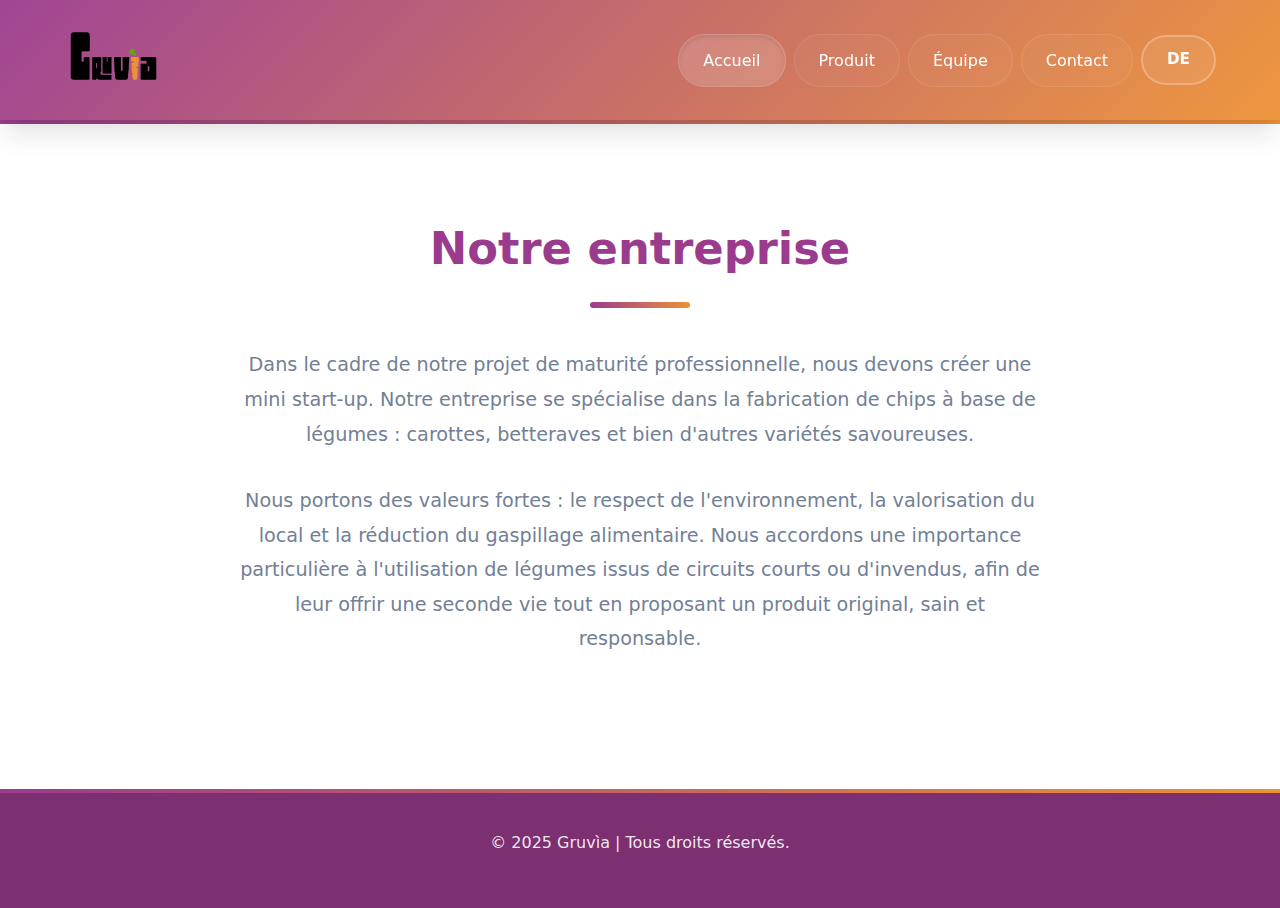
<file: index.html>
<!DOCTYPE html>
<html lang="fr">
<head>
    <meta charset="UTF-8">
    <meta name="viewport" content="width=device-width, initial-scale=1.0">
    <title>Gruvìa - Accueil</title>
    <link rel="stylesheet" href="style.css">
</head>
<body>
    <header>
        <div class="container">
            <div class="header-content">
                <div class="logo">
                    <img src="Gruvia_black (1).png" alt="Gruvìa Logo" class="logo-img">
                </div>
                <nav class="main-nav">
                    <a href="index.html" class="nav-link active">Accueil</a>
                    <a href="produit.html" class="nav-link">Produit</a>
                    <a href="equipe.html" class="nav-link">Équipe</a>
                    <a href="contact.html" class="nav-link">Contact</a>
                    <a href="Entrer.html" class="language-btn">DE</a>
                </nav>
            </div>
        </div>
    </header>

    <section class="intro">
        <div class="container">
            <h2>Notre entreprise</h2>
            <p>Dans le cadre de notre projet de maturité professionnelle, nous devons créer une mini start-up. Notre entreprise se spécialise dans la fabrication de chips à base de légumes : carottes, betteraves et bien d'autres variétés savoureuses.</p>
            <p>Nous portons des valeurs fortes : le respect de l'environnement, la valorisation du local et la réduction du gaspillage alimentaire. Nous accordons une importance particulière à l'utilisation de légumes issus de circuits courts ou d'invendus, afin de leur offrir une seconde vie tout en proposant un produit original, sain et responsable.</p>
        </div>
    </section>

    <footer>
        <div class="container">
            <p>&copy; 2025 Gruvìa | Tous droits réservés.</p>
        </div>
    </footer>

</body>
</html>
</file>
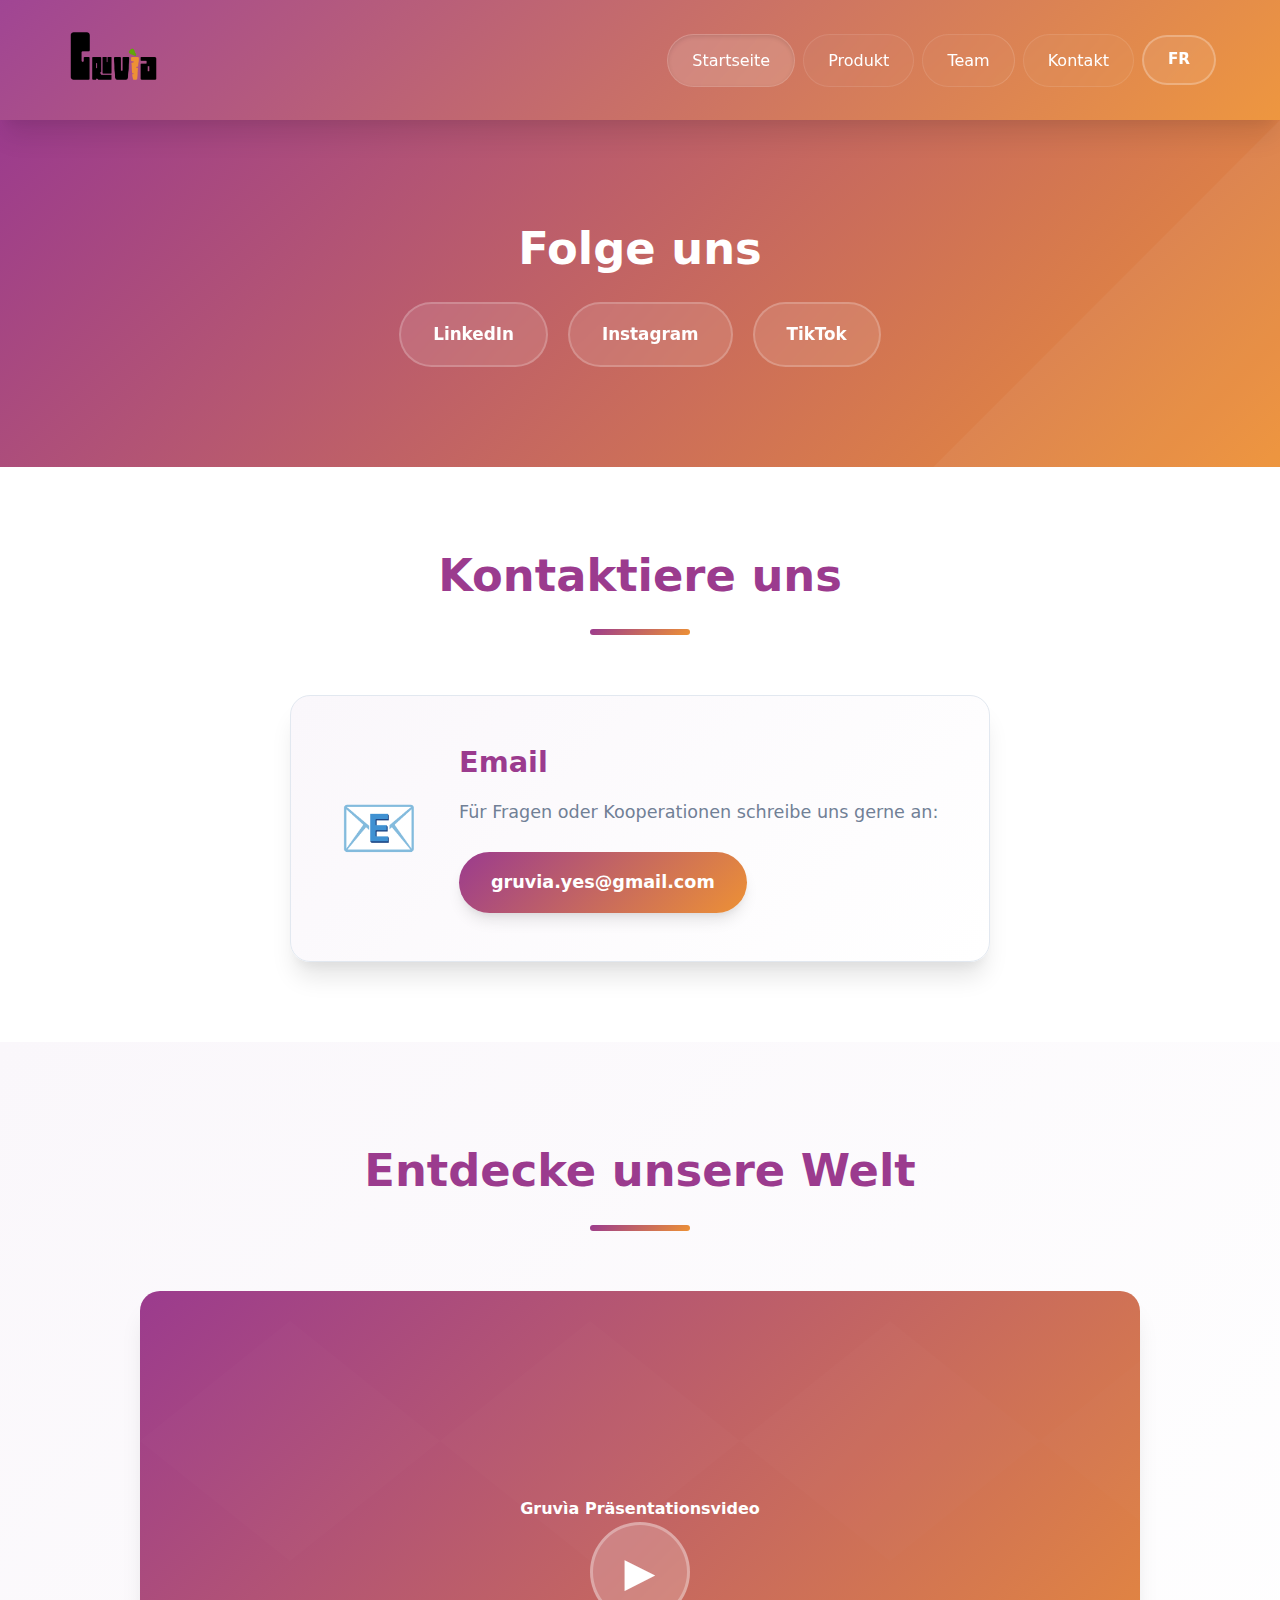
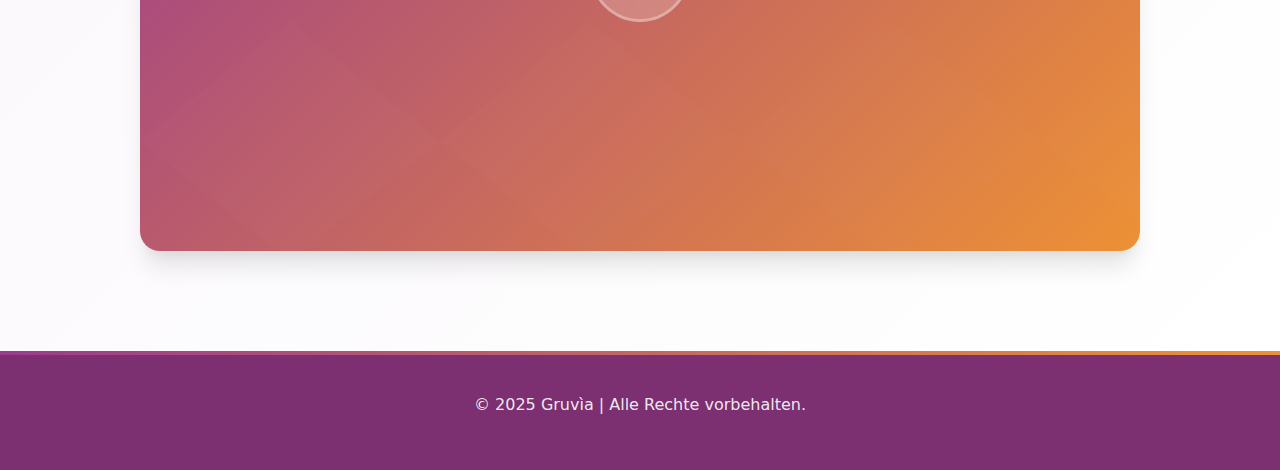
<file: contact-all.html>
<!DOCTYPE html>
<html lang="fr">
<head>
    <meta charset="UTF-8">
    <meta name="viewport" content="width=device-width, initial-scale=1.0">
    <title>Gruvìa - Kontakt</title>
    <link rel="stylesheet" href="style.css">
</head>
<body>
    <header>
        <div class="container">
            <div class="header-content">
                <div class="logo">
                    <img src="Gruvia_black (1).png" alt="Gruvìa Logo" class="logo-img">
                </div>
                <nav class="main-nav">
                     <a href="Entrer.html" class="nav-link active">Startseite</a>
                    <a href="produit-all.html" class="nav-link">Produkt</a>
                    <a href="equipe-all.html" class="nav-link">Team</a>
                    <a href="contact-all.html" class="nav-link">Kontakt</a>
                    <a href="contact.html" class="language-btn">FR</a>
                </nav>
            </div>
        </div>
    </header>

    <section class="social">
        <div class="container">
            <h2>Folge uns</h2>
            <div class="social-icons">
                <a href="#" class="social-link">LinkedIn</a>
                <a href="https://www.instagram.com/gruvia.yes/" class="social-link">Instagram</a>
                <a href="#" class="social-link">TikTok</a>
            </div>
        </div>
    </section>

    <section class="contact-email">
        <div class="container">
            <h2>Kontaktiere uns</h2>
            <div class="email-card">
                <div class="email-icon">📧</div>
                <div class="email-content">
                    <h3>Email</h3>
                    <p>Für Fragen oder Kooperationen schreibe uns gerne an:</p>
                    <a href="mailto:gruvia.yes@gmail.com" class="email-link">gruvia.yes@gmail.com</a>
                </div>
            </div>
        </div>
    </section>

    <section class="video-section">
        <div class="container">
            <h2>Entdecke unsere Welt</h2>
            <div class="video-container">
                <div class="video-placeholder">
                    Gruvìa Präsentationsvideo
                    <div class="play-button">▶</div>
                </div>
            </div>
        </div>
    </section>

    <footer>
        <div class="container">
            <p>&copy; 2025 Gruvìa | Alle Rechte vorbehalten.</p>
        </div>
    </footer>

</body>
</html>
</file>
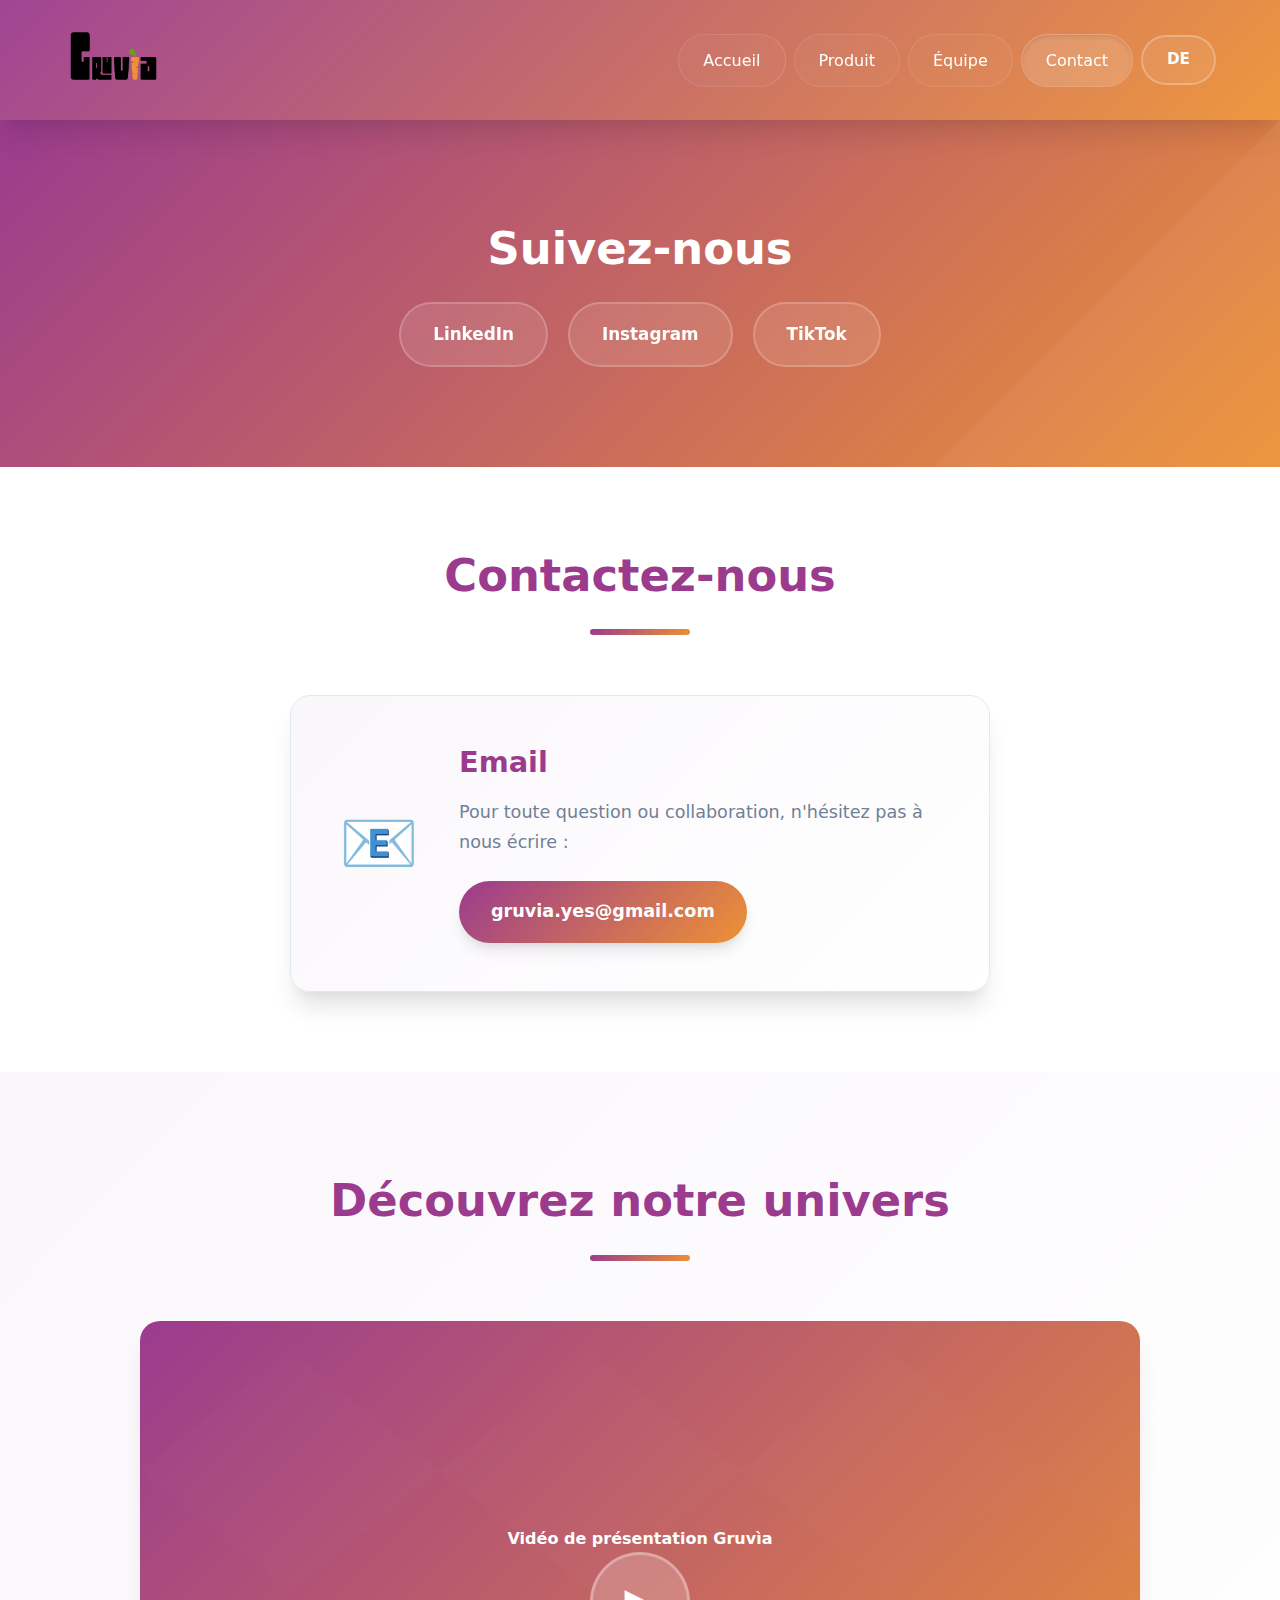
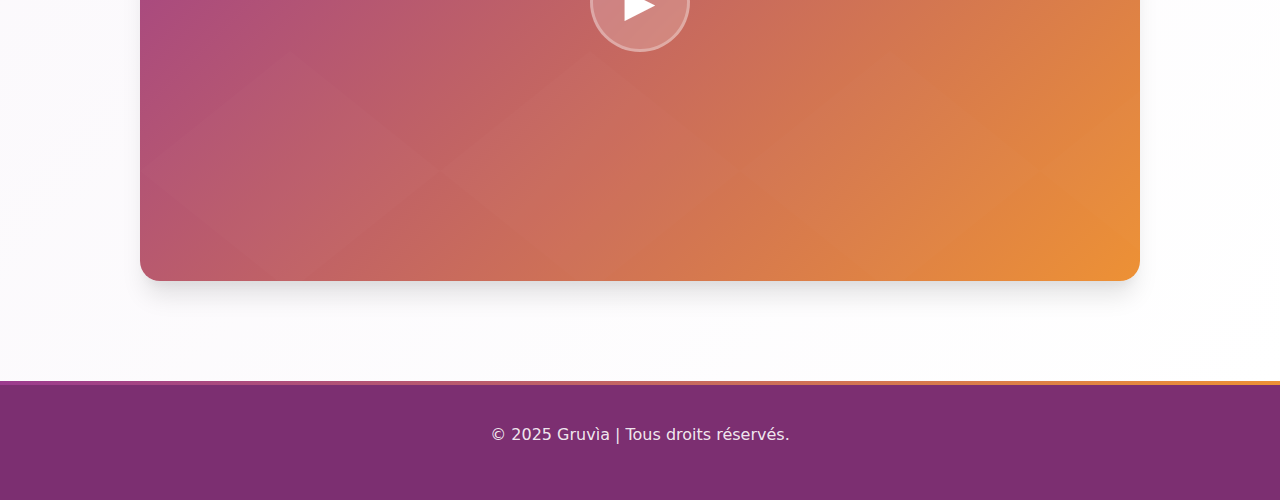
<file: contact.html>
<!DOCTYPE html>
<html lang="fr">
<head>
    <meta charset="UTF-8">
    <meta name="viewport" content="width=device-width, initial-scale=1.0">
    <title>Gruvìa - Contact</title>
    <link rel="stylesheet" href="style.css">
</head>
<body>
    <header>
        <div class="container">
            <div class="header-content">
                <div class="logo">
                    <img src="Gruvia_black (1).png" alt="Gruvìa Logo" class="logo-img">
                </div>
                <nav class="main-nav">
                    <a href="index.html" class="nav-link">Accueil</a>
                    <a href="produit.html" class="nav-link">Produit</a>
                    <a href="equipe.html" class="nav-link">Équipe</a>
                    <a href="contact.html" class="nav-link active">Contact</a>
                    <a href="contact-all.html" class="language-btn">DE</a>
                </nav>
            </div>
        </div>
    </header>

    <section class="social">
        <div class="container">
            <h2>Suivez-nous</h2>
            <div class="social-icons">
                <a href="#" class="social-link">LinkedIn</a>
                <a href="https://www.instagram.com/gruvia.yes/" class="social-link">Instagram</a>
                <a href="#" class="social-link">TikTok</a>
            </div>
        </div>
    </section>

    <section class="contact-email">
        <div class="container">
            <h2>Contactez-nous</h2>
            <div class="email-card">
                <div class="email-icon">📧</div>
                <div class="email-content">
                    <h3>Email</h3>
                    <p>Pour toute question ou collaboration, n'hésitez pas à nous écrire :</p>
                    <a href="mailto:gruvia.yes@gmail.com" class="email-link">gruvia.yes@gmail.com</a>
                </div>
            </div>
        </div>
    </section>

    <section class="video-section">
        <div class="container">
            <h2>Découvrez notre univers</h2>
            <div class="video-container">
                <div class="video-placeholder">
                    Vidéo de présentation Gruvìa
                    <div class="play-button">▶</div>
                </div>
            </div>
        </div>
    </section>

    <footer>
        <div class="container">
            <p>&copy; 2025 Gruvìa | Tous droits réservés.</p>
        </div>
    </footer>

</body>
</html>
</file>
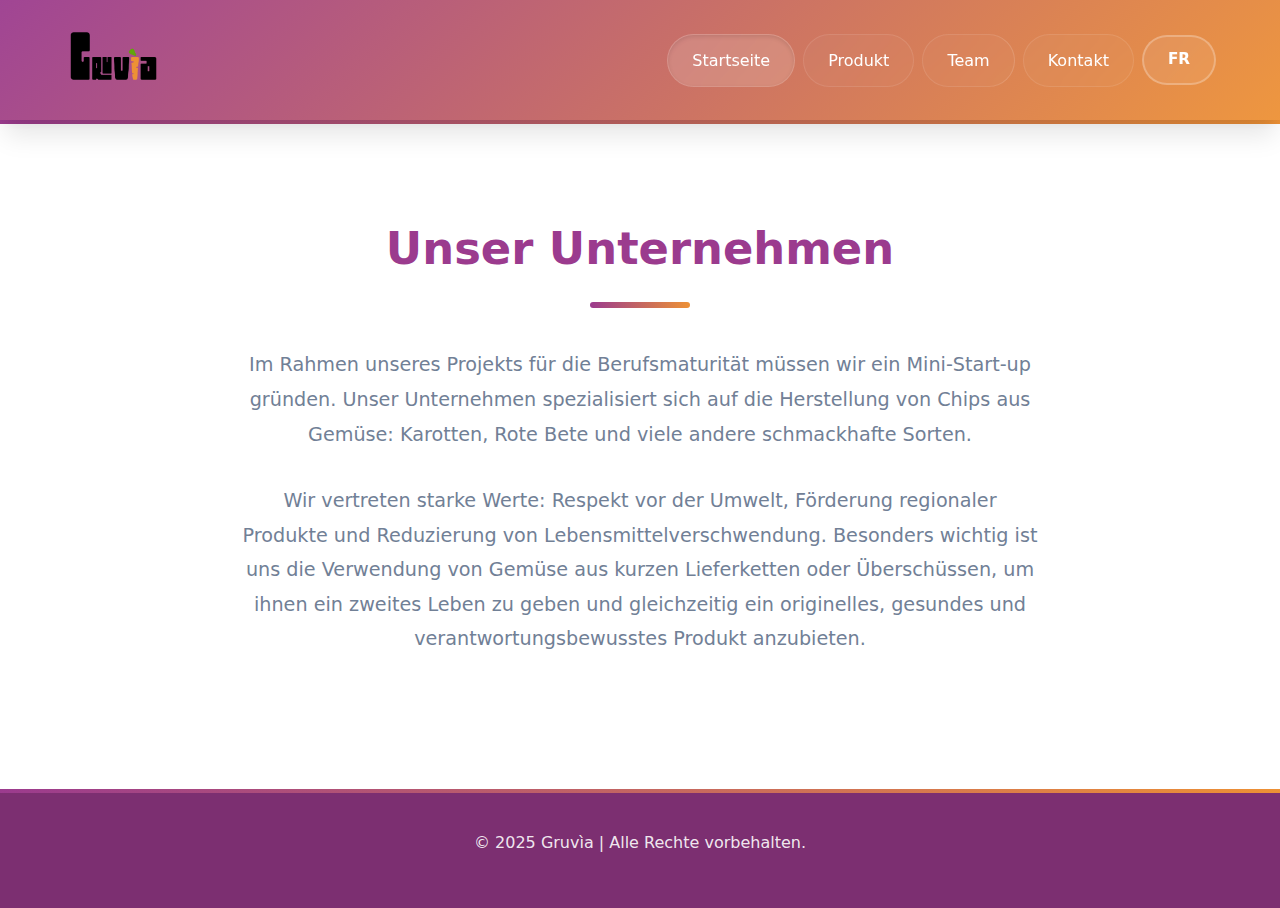
<file: Entrer.html>
<!DOCTYPE html>
<html lang="fr">
<head>
    <meta charset="UTF-8">
    <meta name="viewport" content="width=device-width, initial-scale=1.0">
    <title>Gruvìa - Startseite</title>
    <link rel="stylesheet" href="style.css">
</head>
<body>
    <header>
        <div class="container">
            <div class="header-content">
                <div class="logo">
                    <img src="Gruvia_black (1).png" alt="Gruvìa Logo" class="logo-img">
                </div>
                <nav class="main-nav">
                    <a href="Entrer.html" class="nav-link active">Startseite</a>
                    <a href="produit-all.html" class="nav-link">Produkt</a>
                    <a href="equipe-all.html" class="nav-link">Team</a>
                    <a href="contact-all.html" class="nav-link">Kontakt</a>
                    <a href="index.html" class="language-btn">FR</a>
                </nav>
            </div>
        </div>
    </header>

    <section class="intro">
        <div class="container">
            <h2>Unser Unternehmen</h2>
            <p>Im Rahmen unseres Projekts für die Berufsmaturität müssen wir ein Mini-Start-up gründen. Unser Unternehmen spezialisiert sich auf die Herstellung von Chips aus Gemüse: Karotten, Rote Bete und viele andere schmackhafte Sorten.</p>
            <p>Wir vertreten starke Werte: Respekt vor der Umwelt, Förderung regionaler Produkte und Reduzierung von Lebensmittelverschwendung. Besonders wichtig ist uns die Verwendung von Gemüse aus kurzen Lieferketten oder Überschüssen, um ihnen ein zweites Leben zu geben und gleichzeitig ein originelles, gesundes und verantwortungsbewusstes Produkt anzubieten.</p>
        </div>
    </section>

    <footer>
        <div class="container">
            <p>&copy; 2025 Gruvìa | Alle Rechte vorbehalten.</p>
        </div>
    </footer>

</body>
</html>
</file>
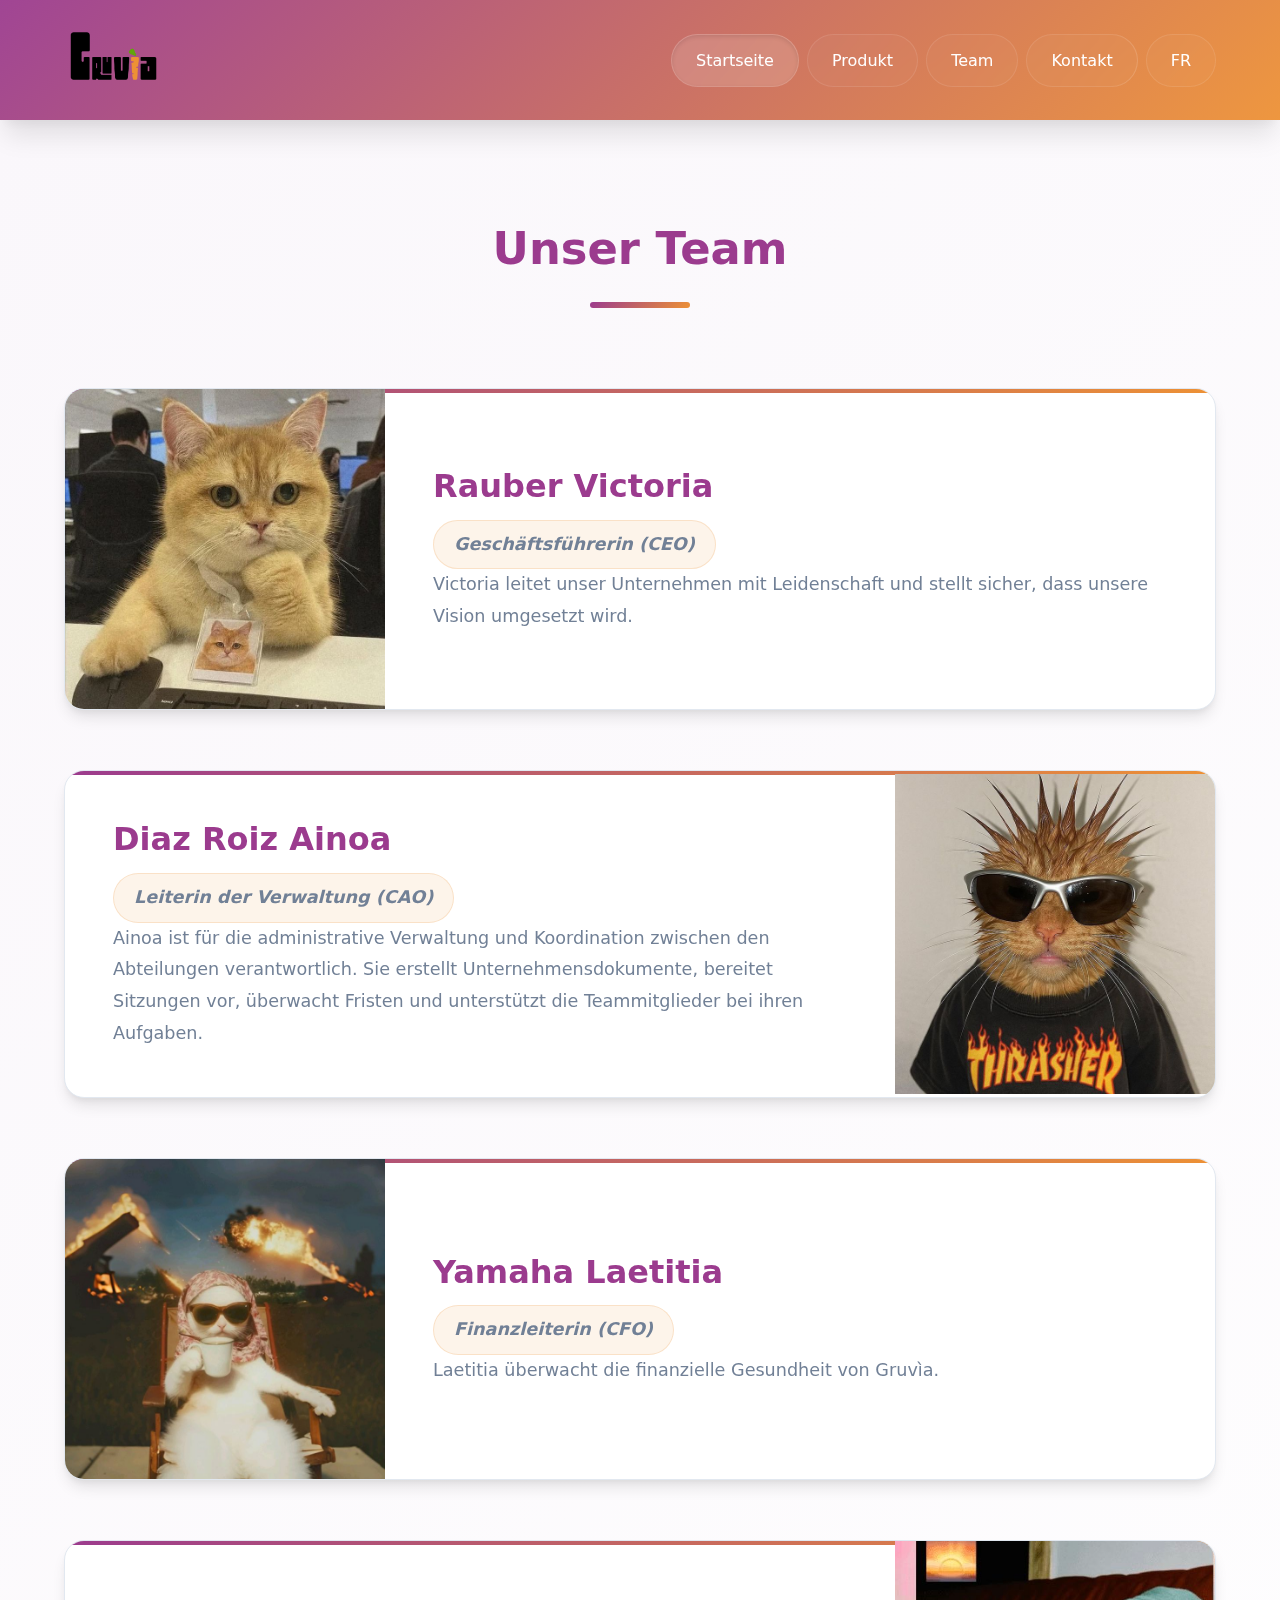
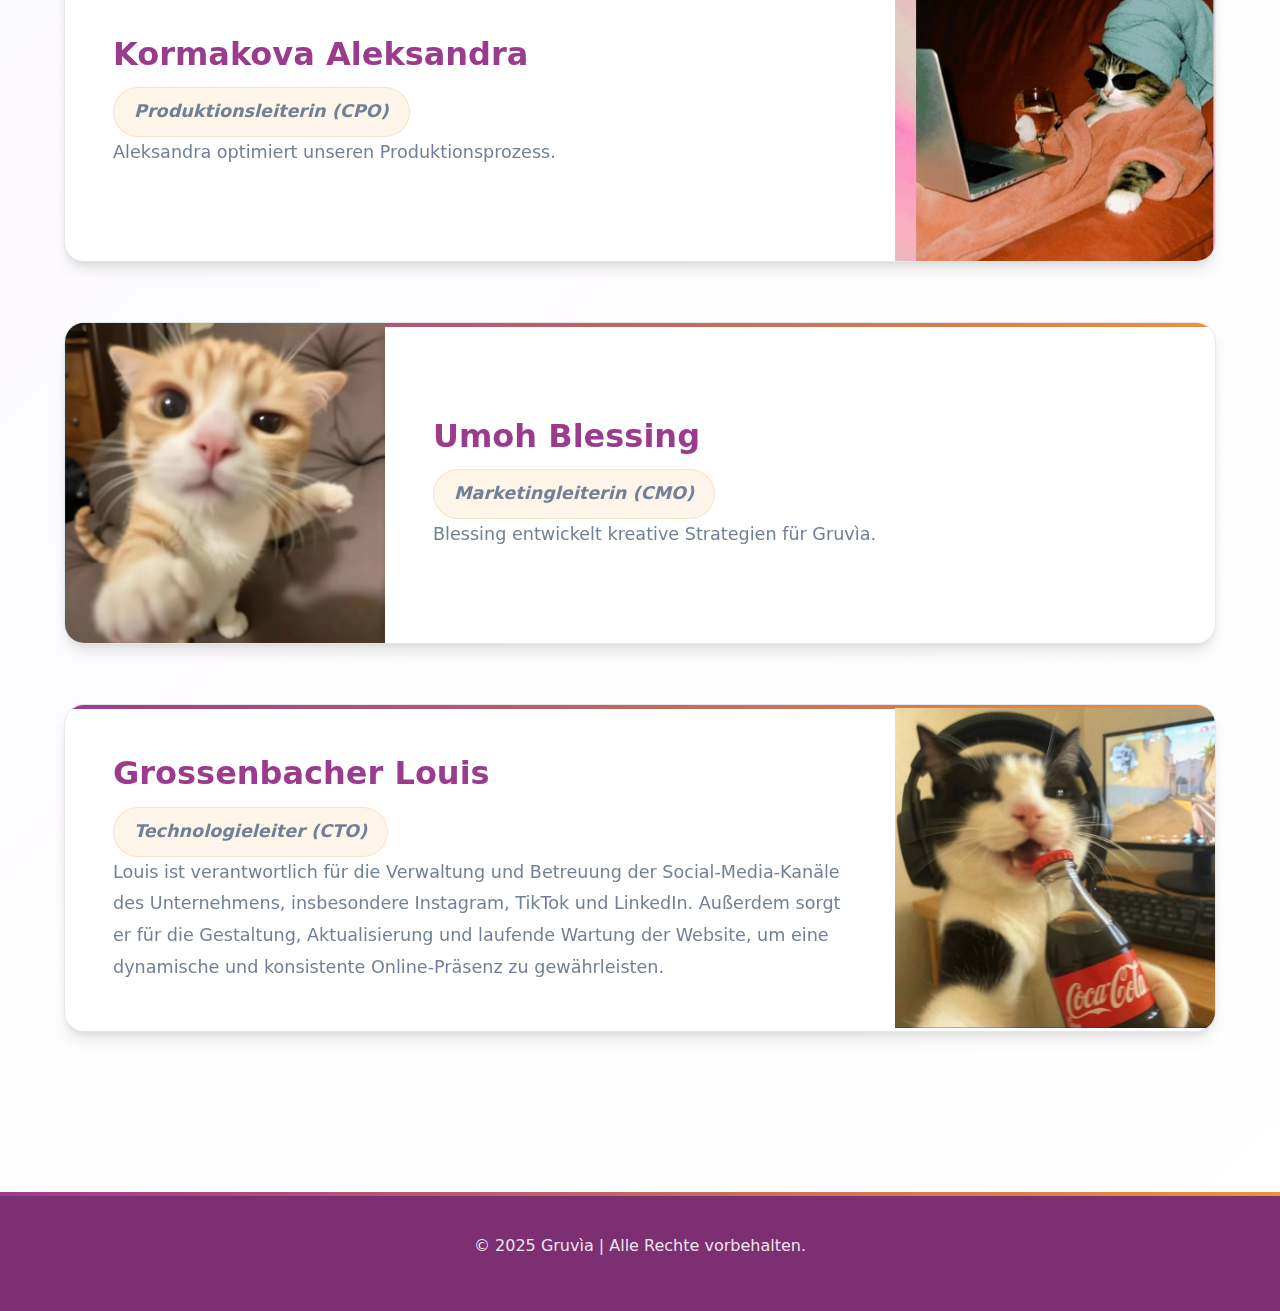
<file: equipe-all.html>
<!DOCTYPE html>
<html lang="fr">
<head>
    <meta charset="UTF-8">
    <meta name="viewport" content="width=device-width, initial-scale=1.0">
    <title>Gruvìa - Team</title>
    <link rel="stylesheet" href="style.css">
</head>
<body>
    <header>
        <div class="container">
            <div class="header-content">
                <div class="logo">
                    <img src="Gruvia_black (1).png" alt="Gruvìa Logo" class="logo-img">
                </div>
                <nav class="main-nav">
                    <a href="Entrer.html" class="nav-link active">Startseite</a>
                    <a href="produit-all.html" class="nav-link">Produkt</a>
                    <a href="equipe-all.html" class="nav-link">Team</a>
                    <a href="contact-all.html" class="nav-link">Kontakt</a>
                    <a href="equipe.html" class="nav-link">FR</a>
                </nav>
            </div>
        </div>
    </header>

    <section class="team">
        <div class="container">
            <h2>Unser Team</h2>

            <div class="team-member">
                <div class="member-photo">
                    <img src="télécharger (1).jpg" alt="Rauber Victoria" class="member-photo-img">
                </div>
                <div class="member-info">
                    <h3>Rauber Victoria</h3>
                    <p class="role">Geschäftsführerin (CEO)</p>
                    <p>Victoria leitet unser Unternehmen mit Leidenschaft und stellt sicher, dass unsere Vision umgesetzt wird.</p>
                </div>
            </div>

            <div class="team-member reverse">
                <div class="member-photo">
                    <img src="télécharger.jpg" alt="Diaz Roiz Ainoa" class="member-photo-img">
                </div>
                <div class="member-info">
                    <h3>Diaz Roiz Ainoa</h3>
                    <p class="role">Leiterin der Verwaltung (CAO)</p>
                    <p>Ainoa ist für die administrative Verwaltung und Koordination zwischen den Abteilungen verantwortlich. Sie erstellt Unternehmensdokumente, bereitet Sitzungen vor, überwacht Fristen und unterstützt die Teammitglieder bei ihren Aufgaben.</p>
                </div>
            </div>

            <div class="team-member">
                <div class="member-photo">
                    <img src="meme.jpg" alt="Yamaha Laetitia" class="member-photo-img">
                </div>
                <div class="member-info">
                    <h3>Yamaha Laetitia</h3>
                    <p class="role">Finanzleiterin (CFO)</p>
                    <p>Laetitia überwacht die finanzielle Gesundheit von Gruvìa.</p>
                </div>
            </div>

            <div class="team-member reverse">
                <div class="member-photo">
                    <img src="chat chill.jpg" alt="Kormakova Aleksandra" class="member-photo-img">
                </div>
                <div class="member-info">
                    <h3>Kormakova Aleksandra</h3>
                    <p class="role">Produktionsleiterin (CPO)</p>
                    <p>Aleksandra optimiert unseren Produktionsprozess.</p>
                </div>
            </div>

            <div class="team-member">
                <div class="member-photo">
                    <img src="télécharger (2).jpg" alt="Umoh Blessing" class="member-photo-img">
                </div>
                <div class="member-info">
                    <h3>Umoh Blessing</h3>
                    <p class="role">Marketingleiterin (CMO)</p>
                    <p>Blessing entwickelt kreative Strategien für Gruvìa.</p>
                </div>
            </div>

            <div class="team-member reverse">
                <div class="member-photo">
                    <img src="repost of silly kibby.jpg" alt="Grossenbacher Louis" class="member-photo-img">
                </div>
                <div class="member-info">
                    <h3>Grossenbacher Louis</h3>
                    <p class="role">Technologieleiter (CTO)</p>
                    <p>Louis ist verantwortlich für die Verwaltung und Betreuung der Social-Media-Kanäle des Unternehmens, insbesondere Instagram, TikTok und LinkedIn. Außerdem sorgt er für die Gestaltung, Aktualisierung und laufende Wartung der Website, um eine dynamische und konsistente Online-Präsenz zu gewährleisten.</p>
                </div>
            </div>
        </div>
    </section>

    <footer>
        <div class="container">
            <p>&copy; 2025 Gruvìa | Alle Rechte vorbehalten.</p>
        </div>
    </footer>

</body>
</html>
</file>
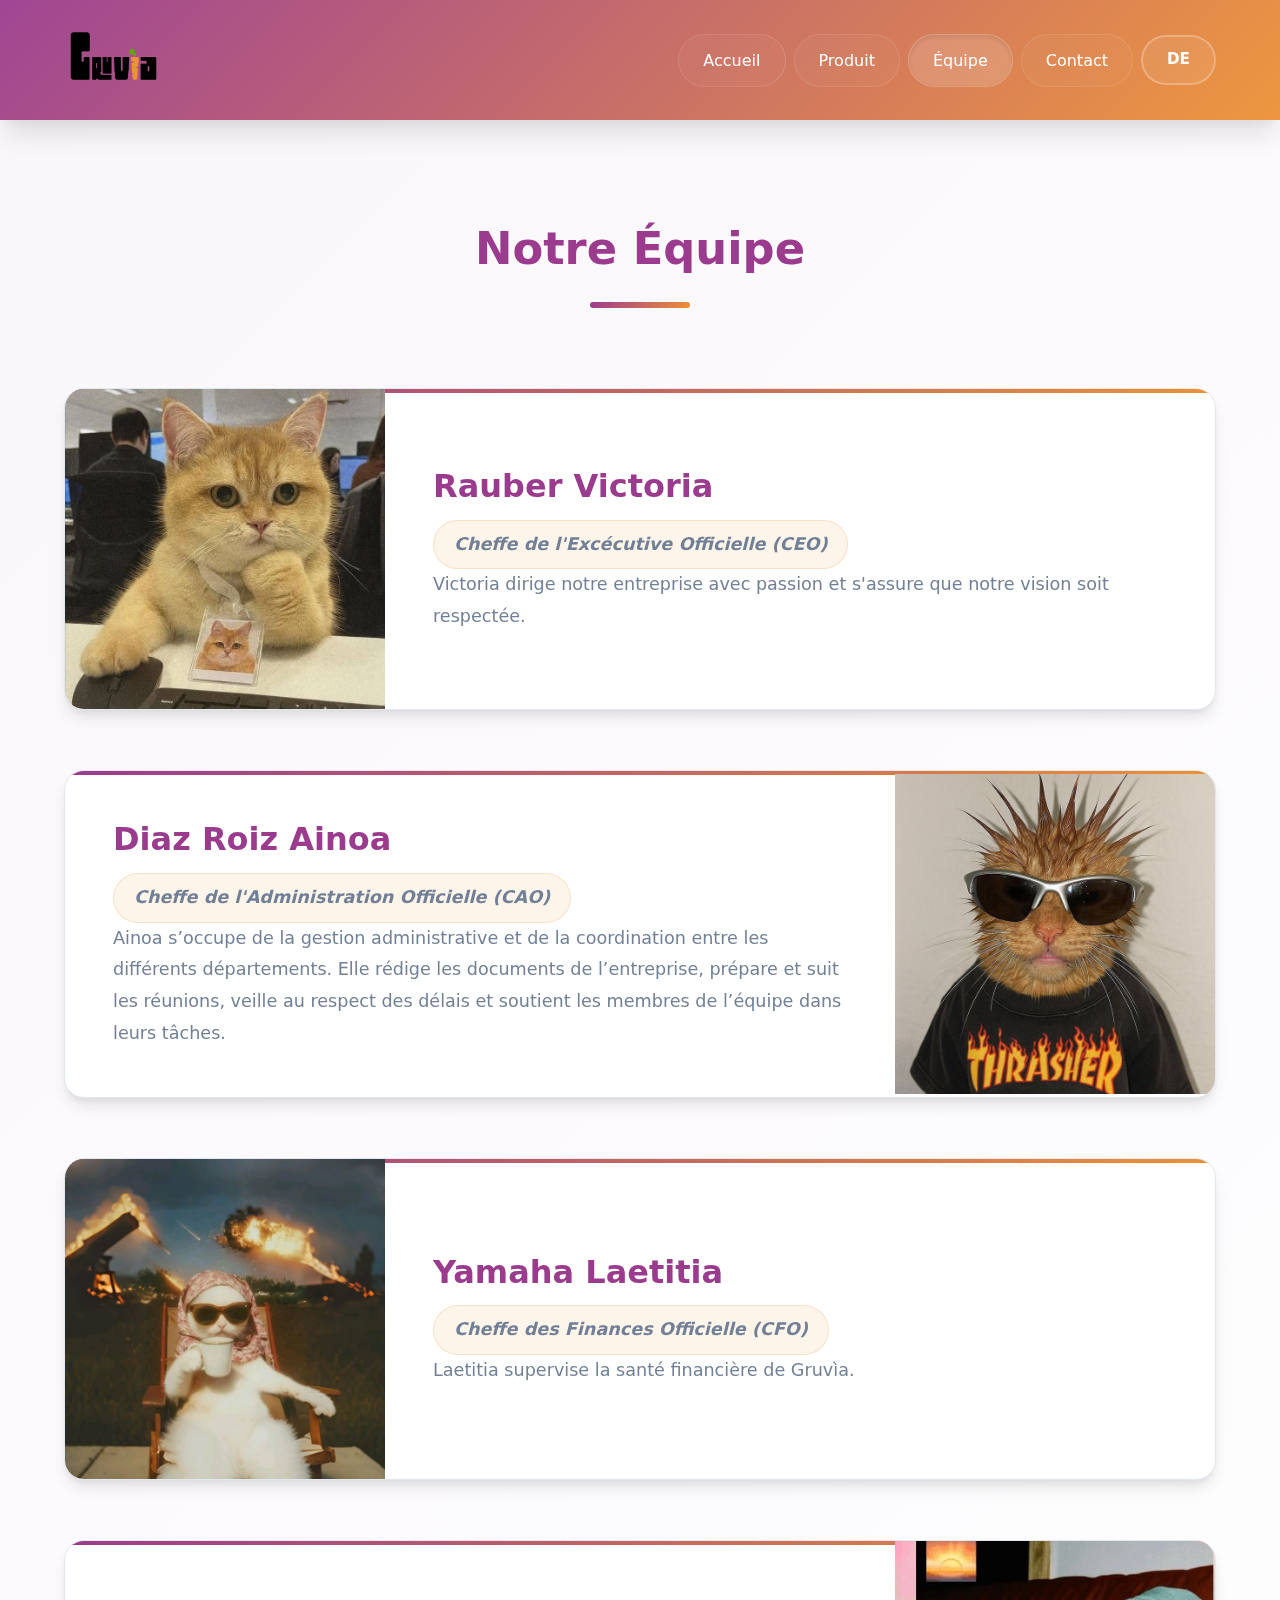
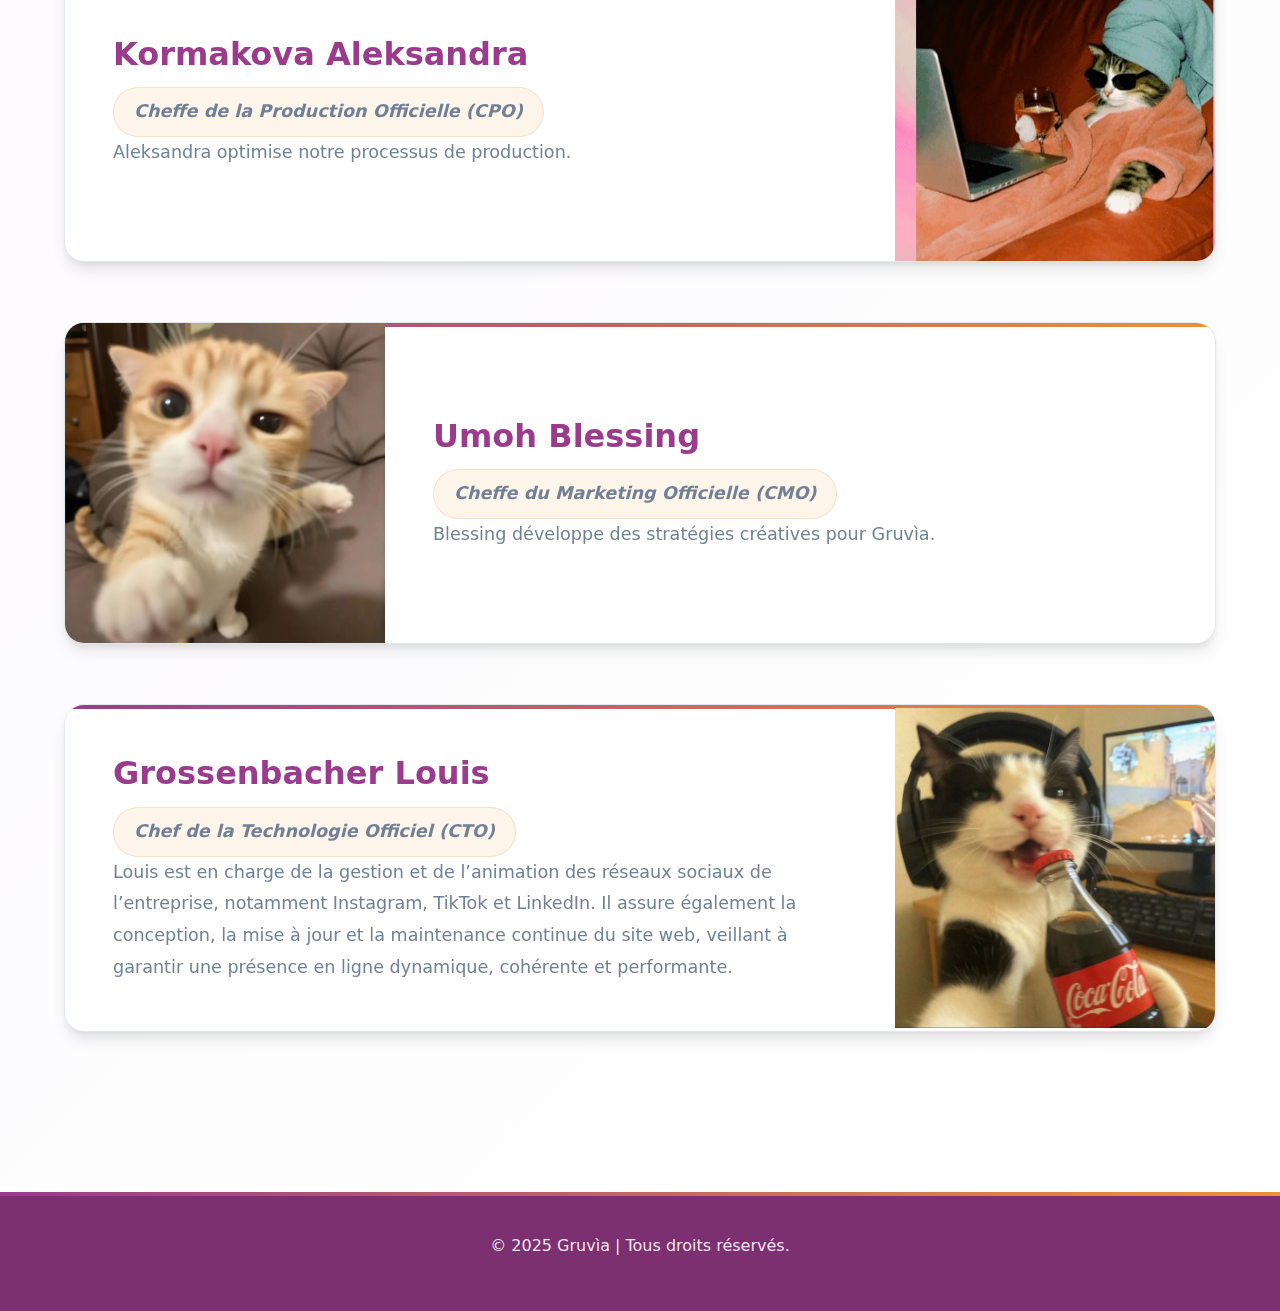
<file: equipe.html>
<!DOCTYPE html>
<html lang="fr">
<head>
    <meta charset="UTF-8">
    <meta name="viewport" content="width=device-width, initial-scale=1.0">
    <title>Gruvìa - Équipe</title>
    <link rel="stylesheet" href="style.css">
</head>
<body>
    <header>
        <div class="container">
            <div class="header-content">
                <div class="logo">
                    <img src="Gruvia_black (1).png" alt="Gruvìa Logo" class="logo-img">
                </div>
                <nav class="main-nav">
                    <a href="index.html" class="nav-link">Accueil</a>
                    <a href="produit.html" class="nav-link">Produit</a>
                    <a href="equipe.html" class="nav-link active">Équipe</a>
                    <a href="contact.html" class="nav-link">Contact</a>
                    <a href="equipe-all.html" class="language-btn">DE</a>
                </nav>
            </div>
        </div>
    </header>

    <section class="team">
        <div class="container">
            <h2>Notre Équipe</h2>
            
            <div class="team-member">
                <div class="member-photo">
                    <img src="télécharger (1).jpg" alt="Rauber Victoria" class="member-photo-img">
                </div>
                <div class="member-info">
                    <h3>Rauber Victoria</h3>
                    <p class="role">Cheffe de l'Excécutive Officielle (CEO)</p>
                    <p>Victoria dirige notre entreprise avec passion et s'assure que notre vision soit respectée.</p>
                </div>
            </div>
            
            <div class="team-member reverse">
                <div class="member-photo">
                    <img src="télécharger.jpg" alt="Diaz Roiz Ainoa" class="member-photo-img">
                </div>
                <div class="member-info">
                    <h3>Diaz Roiz Ainoa</h3>
                    <p class="role">Cheffe de l'Administration Officielle (CAO)</p>
                    <p>Ainoa s’occupe de la gestion administrative et de la coordination entre les différents départements. Elle rédige les documents de l’entreprise, prépare et suit les réunions, veille au respect des délais et soutient les membres de l’équipe dans leurs tâches.</p>
                </div>
            </div>
            
            <div class="team-member">
                <div class="member-photo">
                    <img src="meme.jpg" alt="Yamaha Laetitia" class="member-photo-img">
                </div>
                <div class="member-info">
                    <h3>Yamaha Laetitia</h3>
                    <p class="role">Cheffe des Finances Officielle (CFO)</p>
                    <p>Laetitia supervise la santé financière de Gruvìa.</p>
                </div>
            </div>
            
            <div class="team-member reverse">
                <div class="member-photo">
                    <img src="chat chill.jpg" alt="Kormakova Aleksandra" class="member-photo-img">
                </div>
                <div class="member-info">
                    <h3>Kormakova Aleksandra</h3>
                    <p class="role">Cheffe de la Production Officielle (CPO)</p>
                    <p>Aleksandra optimise notre processus de production.</p>
                </div>
            </div>
            
            <div class="team-member">
                <div class="member-photo">
                    <img src="télécharger (2).jpg" alt="Umoh Blessing" class="member-photo-img">
                </div>
                <div class="member-info">
                    <h3>Umoh Blessing</h3>
                    <p class="role">Cheffe du Marketing Officielle (CMO)</p>
                    <p>Blessing développe des stratégies créatives pour Gruvìa.</p>
                </div>
            </div>
            
            <div class="team-member reverse">
                <div class="member-photo">
                    <img src="repost of silly kibby.jpg" alt="Grossenbacher Louis" class="member-photo-img">
                </div>
                <div class="member-info">
                    <h3>Grossenbacher Louis</h3>
                    <p class="role">Chef de la Technologie Officiel (CTO)</p>
                    <p>Louis est en charge de la gestion et de l’animation des réseaux sociaux de l’entreprise, notamment Instagram, TikTok et LinkedIn. Il assure également la conception, la mise à jour et la maintenance continue du site web, veillant à garantir une présence en ligne dynamique, cohérente et performante.</p>
                </div>
            </div>
        </div>
    </section>

    <footer>
        <div class="container">
            <p>&copy; 2025 Gruvìa | Tous droits réservés.</p>
        </div>
    </footer>

</body>
</html>
</file>
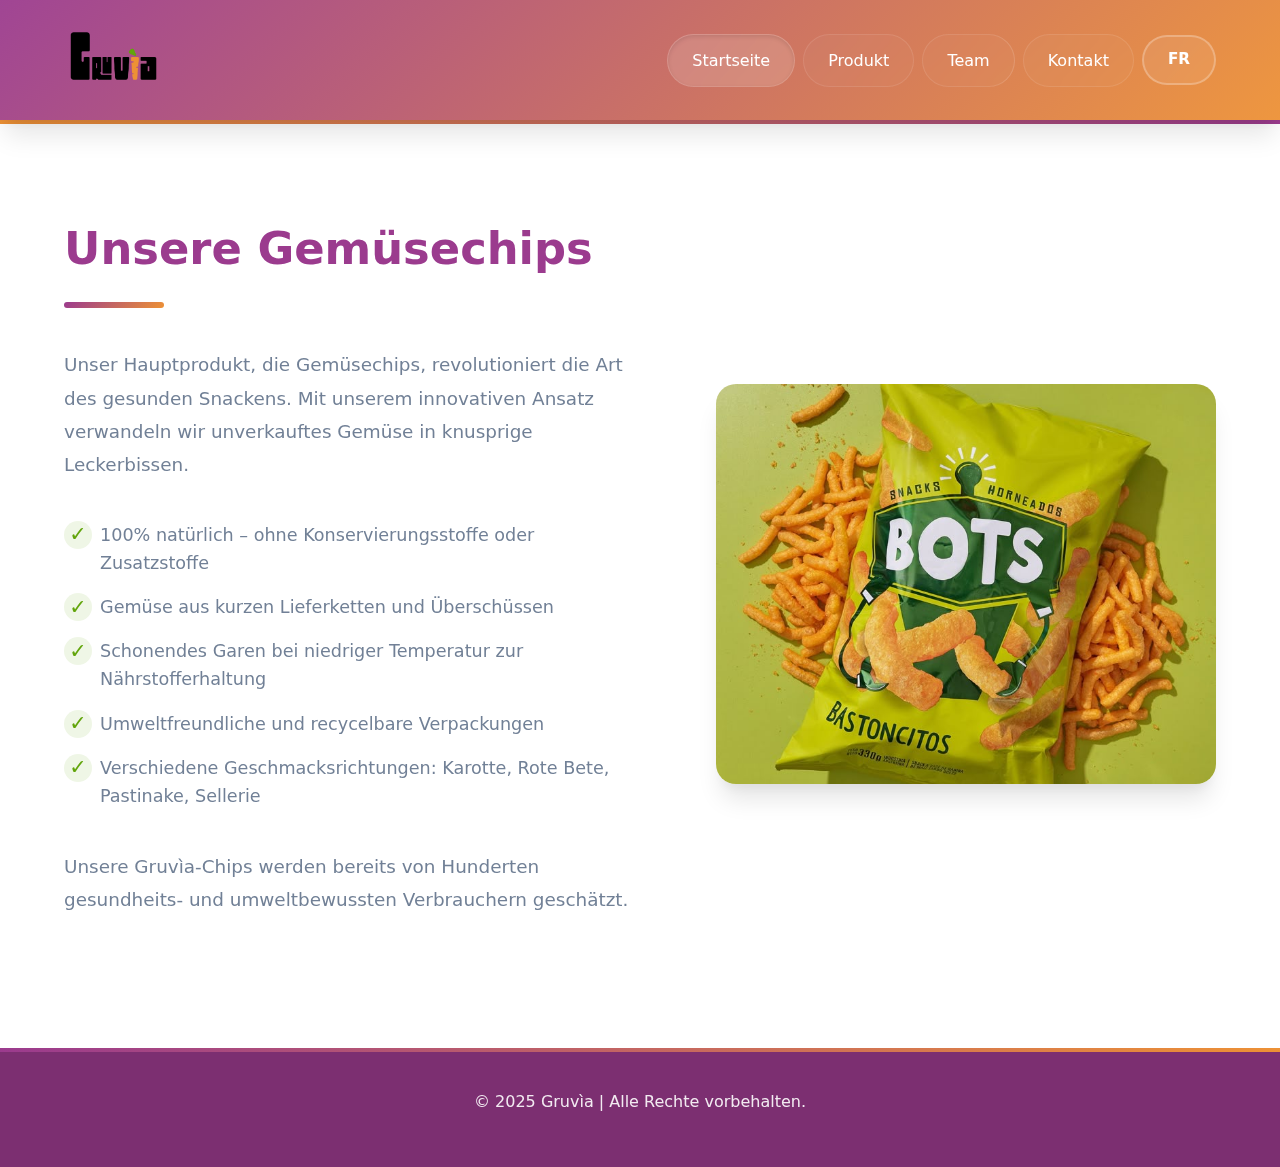
<file: produit-all.html>
<!DOCTYPE html>
<html lang="fr">
<head>
    <meta charset="UTF-8">
    <meta name="viewport" content="width=device-width, initial-scale=1.0">
    <title>Gruvìa - Produkt</title>
    <link rel="stylesheet" href="style.css">
</head>
<body>
    <header>
        <div class="container">
            <div class="header-content">
                <div class="logo">
                    <img src="Gruvia_black (1).png" alt="Gruvìa Logo" class="logo-img">
                </div>
                <nav class="main-nav">
                     <a href="Entrer.html" class="nav-link active">Startseite</a>
                    <a href="produit-all.html" class="nav-link">Produkt</a>
                    <a href="equipe-all.html" class="nav-link">Team</a>
                    <a href="contact-all.html" class="nav-link">Kontakt</a>
                    <a href="produit.html" class="language-btn">FR</a>
                </nav>
            </div>
        </div>
    </header>

    <section class="product">
        <div class="container">
            <div class="product-content">
                <div class="product-info">
                    <h2>Unsere Gemüsechips</h2>
                    <p>Unser Hauptprodukt, die Gemüsechips, revolutioniert die Art des gesunden Snackens. Mit unserem innovativen Ansatz verwandeln wir unverkauftes Gemüse in knusprige Leckerbissen.</p>
                    <ul>
                        <li>100% natürlich – ohne Konservierungsstoffe oder Zusatzstoffe</li>
                        <li>Gemüse aus kurzen Lieferketten und Überschüssen</li>
                        <li>Schonendes Garen bei niedriger Temperatur zur Nährstofferhaltung</li>
                        <li>Umweltfreundliche und recycelbare Verpackungen</li>
                        <li>Verschiedene Geschmacksrichtungen: Karotte, Rote Bete, Pastinake, Sellerie</li>
                    </ul>
                    <p>Unsere Gruvìa-Chips werden bereits von Hunderten gesundheits- und umweltbewussten Verbrauchern geschätzt.</p>
                </div>
                <div class="product-image">
                    <img src="BOTS.jpg" alt="Gruvìa Gemüsechips" class="product-image-img">
                </div>
            </div>
        </div>
    </section>

    <footer>
        <div class="container">
            <p>&copy; 2025 Gruvìa | Alle Rechte vorbehalten.</p>
        </div>
    </footer>

</body>
</html>
</file>
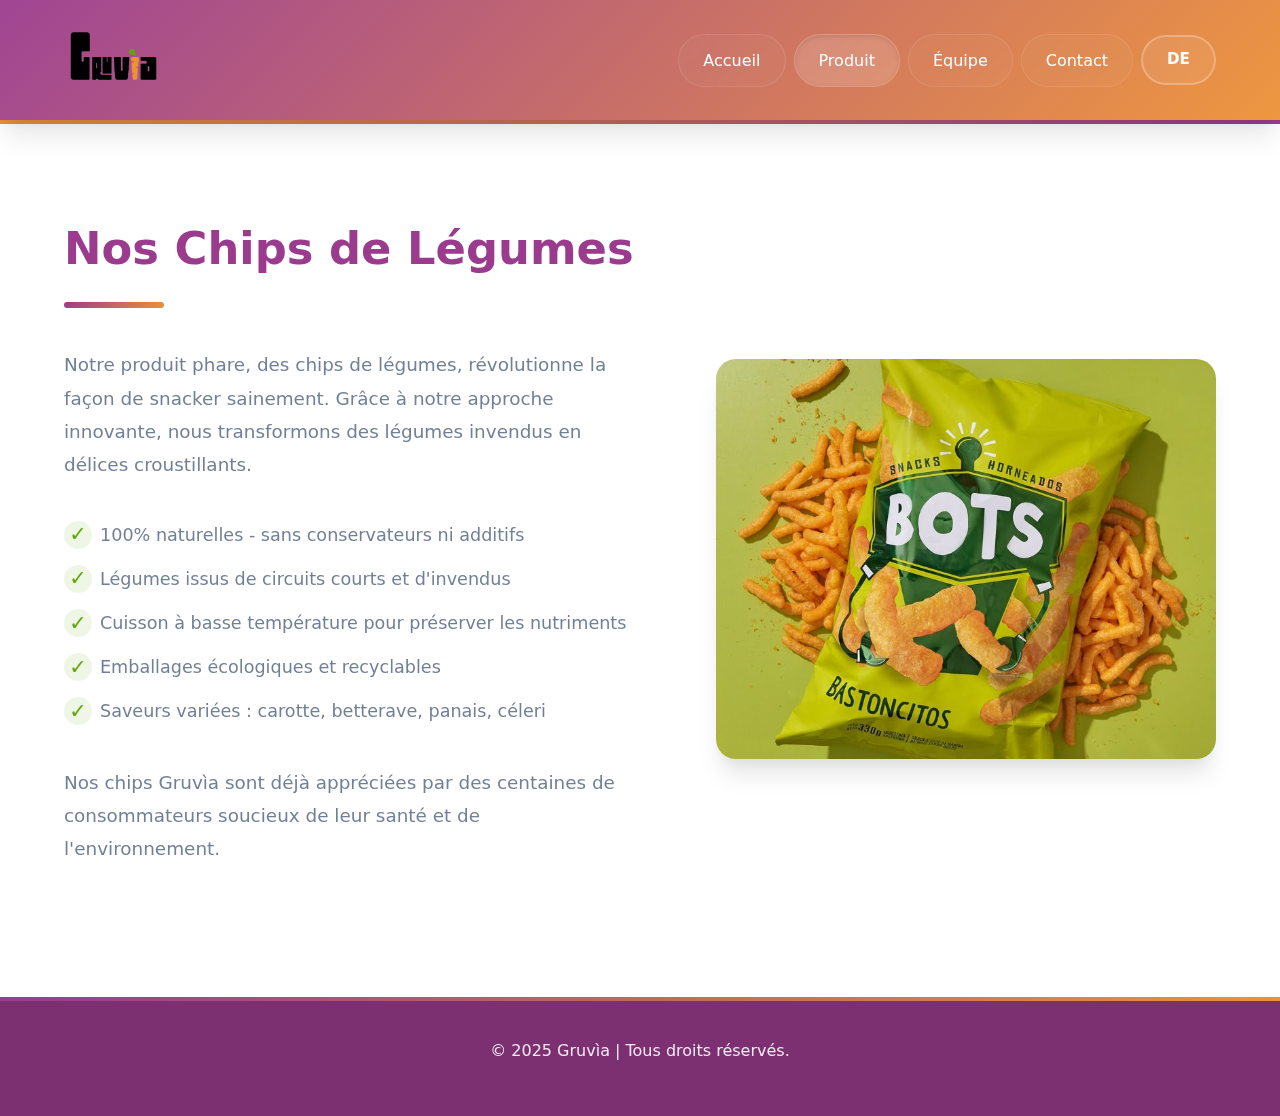
<file: produit.html>
<!DOCTYPE html>
<html lang="fr">
<head>
    <meta charset="UTF-8">
    <meta name="viewport" content="width=device-width, initial-scale=1.0">
    <title>Gruvìa - Produit</title>
    <link rel="stylesheet" href="style.css">
</head>
<body>
    <header>
        <div class="container">
            <div class="header-content">
                <div class="logo">
                    <img src="Gruvia_black (1).png" alt="Gruvìa Logo" class="logo-img">
                </div>
                <nav class="main-nav">
                    <a href="index.html" class="nav-link">Accueil</a>
                    <a href="produit.html" class="nav-link active">Produit</a>
                    <a href="equipe.html" class="nav-link">Équipe</a>
                    <a href="contact.html" class="nav-link">Contact</a>
                    <a href="produit-all.html" class="language-btn">DE</a>
                </nav>
            </div>
        </div>
    </header>

    <section class="product">
        <div class="container">
            <div class="product-content">
                <div class="product-info">
                    <h2>Nos Chips de Légumes</h2>
                    <p>Notre produit phare, des chips de légumes, révolutionne la façon de snacker sainement. Grâce à notre approche innovante, nous transformons des légumes invendus en délices croustillants.</p>
                    <ul>
                        <li>100% naturelles - sans conservateurs ni additifs</li>
                        <li>Légumes issus de circuits courts et d'invendus</li>
                        <li>Cuisson à basse température pour préserver les nutriments</li>
                        <li>Emballages écologiques et recyclables</li>
                        <li>Saveurs variées : carotte, betterave, panais, céleri</li>
                    </ul>
                    <p>Nos chips Gruvìa sont déjà appréciées par des centaines de consommateurs soucieux de leur santé et de l'environnement.</p>
                </div>
                <div class="product-image">
                    <img src="BOTS.jpg" alt="Chips de légumes Gruvìa" class="product-image-img">
                </div>
            </div>
        </div>
    </section>

    <footer>
        <div class="container">
            <p>&copy; 2025 Gruvìa | Tous droits réservés.</p>
        </div>
    </footer>

</body>
</html>
</file>
<file: style.css>
/* Reset et styles de base */
* {
    margin: 0;
    padding: 0;
    box-sizing: border-box;
}

:root {
    --primary: #9B3B8E;
    --primary-dark: #7C2F71;
    --primary-light: #B84FA8;
    --accent: #ED9135;
    --accent-dark: #C97B2D;
    --accent-light: #F4A959;
    --success: #62A50C;
    --text: #2D3748;
    --text-light: #718096;
    --text-lighter: #A0AEC0;
    --background: #FAF7FB;
    --background-light: #FFFFFF;
    --background-dark: #F7F7F7;
    --white: #FFFFFF;
    --border: #E2E8F0;
    --shadow: 0 4px 6px -1px rgba(0, 0, 0, 0.1), 0 2px 4px -1px rgba(0, 0, 0, 0.06);
    --shadow-md: 0 10px 15px -3px rgba(0, 0, 0, 0.1), 0 4px 6px -2px rgba(0, 0, 0, 0.05);
    --shadow-lg: 0 20px 25px -5px rgba(0, 0, 0, 0.1), 0 10px 10px -5px rgba(0, 0, 0, 0.04);
    --shadow-hover: 0 25px 50px -12px rgba(0, 0, 0, 0.25);
    --gradient: linear-gradient(135deg, var(--primary) 0%, var(--accent) 100%);
    --gradient-reverse: linear-gradient(135deg, var(--accent) 0%, var(--primary) 100%);
    --gradient-light: linear-gradient(135deg, var(--primary-light) 0%, var(--accent-light) 100%);
    --radius: 12px;
    --radius-lg: 20px;
    --transition: all 0.3s cubic-bezier(0.4, 0, 0.2, 1);
    --transition-slow: all 0.5s cubic-bezier(0.4, 0, 0.2, 1);
}

body {
    font-family: 'Inter', 'Segoe UI', system-ui, -apple-system, sans-serif;
    line-height: 1.7;
    color: var(--text);
    background: var(--background);
    font-size: 16px;
    font-weight: 400;
    min-height: 100vh;
}

.container {
    max-width: 1200px;
    margin: 0 auto;
    padding: 0 24px;
}

/* Typographie améliorée */
h1, h2, h3, h4, h5, h6 {
    font-weight: 700;
    line-height: 1.3;
    margin-bottom: 0.5em;
}

h1 { font-size: 3.5rem; }
h2 { font-size: 2.8rem; }
h3 { font-size: 2.2rem; }
h4 { font-size: 1.8rem; }

p {
    margin-bottom: 1.5em;
    color: var(--text-light);
}

/* En-tête premium */
header {
    background: var(--gradient);
    color: var(--white);
    padding: 16px 0;
    box-shadow: var(--shadow-lg);
    position: sticky;
    top: 0;
    z-index: 1000;
    backdrop-filter: blur(20px);
    background: linear-gradient(135deg, 
        rgba(155, 59, 142, 0.95) 0%, 
        rgba(237, 145, 53, 0.95) 100%);
}

.header-content {
    display: flex;
    justify-content: space-between;
    align-items: center;
    gap: 32px;
}

.logo-img {
    height: 80px;
    width: auto;
    transition: var(--transition);
}

.logo-img:hover {
    transform: scale(1.08);
}

.main-nav {
    display: flex;
    align-items: center;
    gap: 8px;
    flex-wrap: wrap;
}

.nav-link {
    color: var(--white);
    text-decoration: none;
    padding: 12px 24px;
    border-radius: 50px;
    transition: var(--transition);
    font-weight: 500;
    position: relative;
    overflow: hidden;
    background: rgba(255, 255, 255, 0.08);
    backdrop-filter: blur(10px);
    border: 1px solid rgba(255, 255, 255, 0.1);
}

.nav-link::before {
    content: '';
    position: absolute;
    top: 0;
    left: -100%;
    width: 100%;
    height: 100%;
    background: linear-gradient(90deg, transparent, rgba(255, 255, 255, 0.2), transparent);
    transition: left 0.6s ease;
}

.nav-link:hover::before {
    left: 100%;
}

.nav-link:hover {
    background: rgba(255, 255, 255, 0.15);
    transform: translateY(-2px);
    box-shadow: var(--shadow);
    border-color: rgba(255, 255, 255, 0.2);
}

.nav-link.active {
    background: rgba(255, 255, 255, 0.2);
    box-shadow: inset 0 2px 4px rgba(0, 0, 0, 0.1);
}

.language-btn {
    background: rgba(255, 255, 255, 0.12);
    border: 2px solid rgba(255, 255, 255, 0.25);
    color: var(--white);
    padding: 10px 24px;
    border-radius: 50px;
    cursor: pointer;
    font-weight: 600;
    transition: var(--transition);
    backdrop-filter: blur(10px);
    font-size: 0.95rem;
    text-decoration: none;
}

.language-btn:hover {
    background: rgba(255, 255, 255, 0.2);
    border-color: rgba(255, 255, 255, 0.4);
    transform: translateY(-2px);
    box-shadow: var(--shadow);
    text-decoration: none;
}

/* Sections communes */
section {
    padding: 100px 0;
    position: relative;
}

/* Section Introduction */
.intro {
    background: var(--background-light);
    position: relative;
    overflow: hidden;
}

.intro::before {
    content: '';
    position: absolute;
    top: 0;
    left: 0;
    right: 0;
    height: 4px;
    background: var(--gradient);
}

.intro h2 {
    text-align: center;
    margin-bottom: 40px;
    color: var(--primary);
    position: relative;
    font-weight: 800;
}

.intro h2::after {
    content: '';
    display: block;
    width: 100px;
    height: 6px;
    background: var(--gradient);
    margin: 24px auto;
    border-radius: 3px;
    background: linear-gradient(90deg, var(--primary), var(--accent));
}

.intro p {
    font-size: 1.2rem;
    line-height: 1.8;
    text-align: center;
    max-width: 800px;
    margin: 0 auto 32px;
    color: var(--text-light);
}

/* Section Équipe */
.team {
    background: linear-gradient(135deg, var(--background) 0%, var(--background-light) 100%);
}

.team h2 {
    text-align: center;
    margin-bottom: 80px;
    color: var(--primary);
    position: relative;
}

.team h2::after {
    content: '';
    display: block;
    width: 100px;
    height: 6px;
    background: var(--gradient);
    margin: 24px auto;
    border-radius: 3px;
}

.team-member {
    display: flex;
    align-items: center;
    margin-bottom: 60px;
    background: var(--background-light);
    border-radius: var(--radius-lg);
    overflow: hidden;
    box-shadow: var(--shadow-md);
    transition: var(--transition-slow);
    position: relative;
    border: 1px solid var(--border);
}

.team-member::before {
    content: '';
    position: absolute;
    top: 0;
    left: 0;
    right: 0;
    height: 4px;
    background: var(--gradient);
}

.team-member:hover {
    transform: translateY(-12px);
    box-shadow: var(--shadow-hover);
}

.team-member.reverse {
    flex-direction: row-reverse;
}

.member-photo {
    flex: 0 0 320px;
    height: 320px;
    overflow: hidden;
    position: relative;
}

.member-photo::after {
    content: '';
    position: absolute;
    top: 0;
    left: 0;
    right: 0;
    bottom: 0;
    background: var(--gradient);
    opacity: 0;
    transition: var(--transition);
    mix-blend-mode: overlay;
}

.team-member:hover .member-photo::after {
    opacity: 0.15;
}

.member-photo-img {
    width: 100%;
    height: 100%;
    object-fit: cover;
    transition: var(--transition-slow);
}

.team-member:hover .member-photo-img {
    transform: scale(1.08);
}

.member-info {
    flex: 1;
    padding: 48px;
    position: relative;
}

.member-info h3 {
    color: var(--primary);
    font-size: 2rem;
    margin-bottom: 12px;
    font-weight: 700;
}

.role {
    font-style: italic;
    color: var(--accent);
    margin-bottom: 24px;
    font-weight: 600;
    font-size: 1.1rem;
    display: inline-block;
    padding: 8px 20px;
    background: rgba(237, 145, 53, 0.1);
    border-radius: 50px;
    border: 1px solid rgba(237, 145, 53, 0.2);
}

.member-info p {
    color: var(--text-light);
    line-height: 1.8;
    font-size: 1.1rem;
    margin-bottom: 0;
}

/* Section Produit */
.product {
    background: var(--background-light);
}

.product::before {
    content: '';
    position: absolute;
    top: 0;
    left: 0;
    right: 0;
    height: 4px;
    background: var(--gradient-reverse);
}

.product-content {
    display: flex;
    align-items: center;
    gap: 80px;
}

.product-info {
    flex: 1;
}

.product-info h2 {
    margin-bottom: 40px;
    color: var(--primary);
    position: relative;
}

.product-info h2::after {
    content: '';
    display: block;
    width: 100px;
    height: 6px;
    background: var(--gradient);
    margin: 24px 0;
    border-radius: 3px;
}

.product-info p {
    font-size: 1.15rem;
    line-height: 1.8;
    margin-bottom: 32px;
}

.product-info ul {
    margin: 40px 0;
    padding-left: 0;
    list-style: none;
}

.product-info li {
    margin-bottom: 16px;
    padding-left: 36px;
    position: relative;
    color: var(--text-light);
    font-size: 1.1rem;
    line-height: 1.6;
}

.product-info li::before {
    content: '✓';
    position: absolute;
    left: 0;
    color: var(--success);
    font-weight: bold;
    font-size: 1.3rem;
    width: 28px;
    height: 28px;
    background: rgba(98, 165, 12, 0.1);
    border-radius: 50%;
    display: flex;
    align-items: center;
    justify-content: center;
}

.product-image {
    flex: 0 0 500px;
    height: 400px;
    border-radius: var(--radius-lg);
    overflow: hidden;
    box-shadow: var(--shadow-lg);
    position: relative;
    transition: var(--transition-slow);
}

.product-image:hover {
    transform: translateY(-8px) scale(1.02);
    box-shadow: var(--shadow-hover);
}

.product-image::before {
    content: '';
    position: absolute;
    top: 0;
    left: 0;
    right: 0;
    bottom: 0;
    background: var(--gradient);
    opacity: 0;
    transition: var(--transition);
    mix-blend-mode: overlay;
    z-index: 1;
}

.product-image:hover::before {
    opacity: 0.1;
}

.product-image-img {
    width: 100%;
    height: 100%;
    object-fit: cover;
    transition: var(--transition-slow);
}

.product-image:hover .product-image-img {
    transform: scale(1.1);
}

/* Section Réseaux Sociaux */
.social {
    background: var(--gradient);
    color: var(--white);
    text-align: center;
    position: relative;
    overflow: hidden;
}

.social::before {
    content: '';
    position: absolute;
    top: 0;
    left: 0;
    right: 0;
    bottom: 0;
    background: url('data:image/svg+xml,<svg xmlns="http://www.w3.org/2000/svg" viewBox="0 0 1000 1000"><polygon fill="rgba(255,255,255,0.05)" points="0,1000 1000,0 1000,1000"/></svg>');
    background-size: cover;
}

.social h2 {
    margin-bottom: 24px;
    position: relative;
    font-weight: 700;
}

.social p {
    margin-bottom: 48px;
    font-size: 1.2rem;
    opacity: 0.9;
    position: relative;
}

.social-icons {
    display: flex;
    justify-content: center;
    gap: 20px;
    position: relative;
    flex-wrap: wrap;
}

.social-link {
    display: inline-flex;
    align-items: center;
    gap: 12px;
    padding: 16px 32px;
    background: rgba(255, 255, 255, 0.1);
    color: var(--white);
    text-decoration: none;
    border-radius: 50px;
    transition: var(--transition);
    backdrop-filter: blur(10px);
    border: 2px solid rgba(255, 255, 255, 0.2);
    font-weight: 600;
    font-size: 1.05rem;
}

.social-link:hover {
    background: rgba(255, 255, 255, 0.2);
    transform: translateY(-6px) scale(1.05);
    box-shadow: var(--shadow-lg);
    border-color: rgba(255, 255, 255, 0.4);
}

/* Section Email de Contact */
.contact-email {
    background: var(--background-light);
    padding: 80px 0;
}

.contact-email h2 {
    text-align: center;
    margin-bottom: 60px;
    color: var(--primary);
    position: relative;
}

.contact-email h2::after {
    content: '';
    display: block;
    width: 100px;
    height: 6px;
    background: var(--gradient);
    margin: 24px auto;
    border-radius: 3px;
}

.email-card {
    background: linear-gradient(135deg, var(--background) 0%, var(--background-light) 100%);
    border-radius: var(--radius-lg);
    padding: 48px;
    display: flex;
    align-items: center;
    gap: 40px;
    box-shadow: var(--shadow-lg);
    max-width: 700px;
    margin: 0 auto;
    border: 1px solid var(--border);
    transition: var(--transition);
}

.email-card:hover {
    transform: translateY(-5px);
    box-shadow: var(--shadow-hover);
}

.email-icon {
    font-size: 4rem;
    flex-shrink: 0;
    filter: grayscale(0.3);
}

.email-content h3 {
    color: var(--primary);
    margin-bottom: 16px;
    font-size: 1.8rem;
}

.email-content p {
    color: var(--text-light);
    margin-bottom: 24px;
    line-height: 1.7;
    font-size: 1.1rem;
}

.email-link {
    display: inline-flex;
    align-items: center;
    gap: 12px;
    background: var(--gradient);
    color: var(--white);
    padding: 16px 32px;
    border-radius: 50px;
    text-decoration: none;
    font-weight: 600;
    transition: var(--transition);
    box-shadow: var(--shadow-md);
    font-size: 1.1rem;
}

.email-link:hover {
    transform: translateY(-3px);
    box-shadow: var(--shadow-hover);
    background: var(--gradient-light);
}

/* Section Vidéo */
.video-section {
    background: linear-gradient(135deg, var(--background) 0%, var(--background-light) 100%);
    text-align: center;
}

.video-section h2 {
    margin-bottom: 60px;
    color: var(--primary);
    position: relative;
}

.video-section h2::after {
    content: '';
    display: block;
    width: 100px;
    height: 6px;
    background: var(--gradient);
    margin: 24px auto;
    border-radius: 3px;
}

.video-container {
    max-width: 1000px;
    margin: 0 auto;
    position: relative;
}

.video-placeholder {
    width: 100%;
    height: 560px;
    background: var(--gradient);
    border-radius: var(--radius-lg);
    display: flex;
    flex-direction: column;
    align-items: center;
    justify-content: center;
    color: var(--white);
    font-weight: 600;
    position: relative;
    overflow: hidden;
    box-shadow: var(--shadow-lg);
    transition: var(--transition-slow);
    cursor: pointer;
}

.video-placeholder::before {
    content: '';
    position: absolute;
    top: 0;
    left: 0;
    right: 0;
    bottom: 0;
    background: url('data:image/svg+xml,<svg xmlns="http://www.w3.org/2000/svg" viewBox="0 0 1000 1000"><polygon fill="rgba(255,255,255,0.1)" points="500,100 1000,500 500,900 0,500"/></svg>');
    background-size: 300px 300px;
    opacity: 0.1;
}

.video-placeholder:hover {
    transform: translateY(-10px);
    box-shadow: var(--shadow-hover);
}

.play-button {
    width: 100px;
    height: 100px;
    background: rgba(255, 255, 255, 0.2);
    border-radius: 50%;
    display: flex;
    align-items: center;
    justify-content: center;
    font-size: 2.5rem;
    cursor: pointer;
    transition: var(--transition);
    backdrop-filter: blur(10px);
    border: 3px solid rgba(255, 255, 255, 0.3);
    margin-bottom: 24px;
}

.video-placeholder:hover .play-button {
    background: rgba(255, 255, 255, 0.3);
    transform: scale(1.15);
    border-color: rgba(255, 255, 255, 0.5);
}

/* Pied de page */
footer {
    background: var(--primary-dark);
    color: var(--white);
    text-align: center;
    padding: 40px 20px;
    position: relative;
}

footer::before {
    content: '';
    position: absolute;
    top: 0;
    left: 0;
    right: 0;
    height: 4px;
    background: var(--gradient);
}

footer p {
    margin-bottom: 12px;
    color: rgba(255, 255, 255, 0.9);
}

.email {
    margin-top: 16px;
    font-size: 1.1rem;
}

.email a {
    color: var(--white);
    text-decoration: none;
    transition: var(--transition);
    border-bottom: 2px solid transparent;
    padding-bottom: 2px;
}

.email a:hover {
    color: var(--accent-light);
    border-bottom-color: var(--accent-light);
}

/* Animations */
@keyframes fadeInUp {
    from {
        opacity: 0;
        transform: translateY(40px);
    }
    to {
        opacity: 1;
        transform: translateY(0);
    }
}

@keyframes slideInLeft {
    from {
        opacity: 0;
        transform: translateX(-40px);
    }
    to {
        opacity: 1;
        transform: translateX(0);
    }
}

@keyframes slideInRight {
    from {
        opacity: 0;
        transform: translateX(40px);
    }
    to {
        opacity: 1;
        transform: translateX(0);
    }
}

.team-member:nth-child(odd) {
    animation: slideInLeft 0.8s ease-out;
}

.team-member:nth-child(even) {
    animation: slideInRight 0.8s ease-out;
}

.product-content {
    animation: fadeInUp 0.8s ease-out;
}

.social-icons, .video-container, .email-card {
    animation: fadeInUp 0.8s ease-out;
}

/* Responsive Design */
@media (max-width: 1024px) {
    .container {
        padding: 0 32px;
    }
    
    .product-content {
        gap: 60px;
    }
    
    .product-image {
        flex: 0 0 400px;
        height: 320px;
    }
}

@media (max-width: 768px) {
    .container {
        padding: 0 20px;
    }
    
    .header-content {
        flex-direction: column;
        gap: 20px;
        text-align: center;
    }
    
    .main-nav {
        justify-content: center;
        gap: 8px;
    }
    
    .nav-link {
        padding: 10px 20px;
        font-size: 0.95rem;
    }
    
    section {
        padding: 80px 0;
    }
    
    h1 { font-size: 2.8rem; }
    h2 { font-size: 2.2rem; }
    h3 { font-size: 1.8rem; }
    
    .team-member, .team-member.reverse {
        flex-direction: column;
        text-align: center;
        margin-bottom: 40px;
    }
    
    .member-photo {
        flex: 0 0 280px;
        width: 100%;
    }
    
    .member-info {
        padding: 32px 24px;
    }
    
    .product-content {
        flex-direction: column;
        gap: 40px;
        text-align: center;
    }
    
    .product-image {
        flex: 0 0 auto;
        width: 100%;
        max-width: 500px;
        height: 300px;
    }
    
    .product-info h2::after {
        margin: 24px auto;
    }
    
    .social-icons {
        flex-direction: column;
        align-items: center;
        gap: 16px;
    }
    
    .social-link {
        width: 220px;
        justify-content: center;
    }
    
    .email-card {
        flex-direction: column;
        text-align: center;
        padding: 32px 24px;
        gap: 24px;
    }
    
    .video-placeholder {
        height: 400px;
    }
    
    .play-button {
        width: 80px;
        height: 80px;
        font-size: 2rem;
    }
}

@media (max-width: 480px) {
    .container {
        padding: 0 16px;
    }
    
    section {
        padding: 60px 0;
    }
    
    h1 { font-size: 2.2rem; }
    h2 { font-size: 1.8rem; }
    h3 { font-size: 1.5rem; }
    
    .nav-link {
        padding: 8px 16px;
        font-size: 0.9rem;
    }
    
    .language-btn {
        padding: 8px 20px;
        font-size: 0.9rem;
    }
    
    .member-info {
        padding: 24px 16px;
    }
    
    .member-info h3 {
        font-size: 1.6rem;
    }
    
    .product-image {
        height: 250px;
    }
    
    .video-placeholder {
        height: 300px;
    }
    
    .play-button {
        width: 70px;
        height: 70px;
        font-size: 1.8rem;
    }
    
    .email-icon {
        font-size: 3rem;
    }
}

/* Accessibilité */
@media (prefers-reduced-motion: reduce) {
    * {
        animation-duration: 0.01ms !important;
        animation-iteration-count: 1 !important;
        transition-duration: 0.01ms !important;
    }
}

/* Focus visible pour l'accessibilité */
a:focus-visible,
button:focus-visible,
.nav-link:focus-visible,
.language-btn:focus-visible,
.social-link:focus-visible,
.email-link:focus-visible {
    outline: 3px solid var(--accent);
    outline-offset: 2px;
}

/* Mode sombre (optionnel) */
@media (prefers-color-scheme: dark) {
    :root {
        --text: #E2E8F0;
        --text-light: #CBD5E0;
        --text-lighter: #A0AEC0;
        --background: #1A202C;
        --background-light: #2D3748;
        --background-dark: #1A202C;
        --border: #4A5568;
    }
}
</file>
